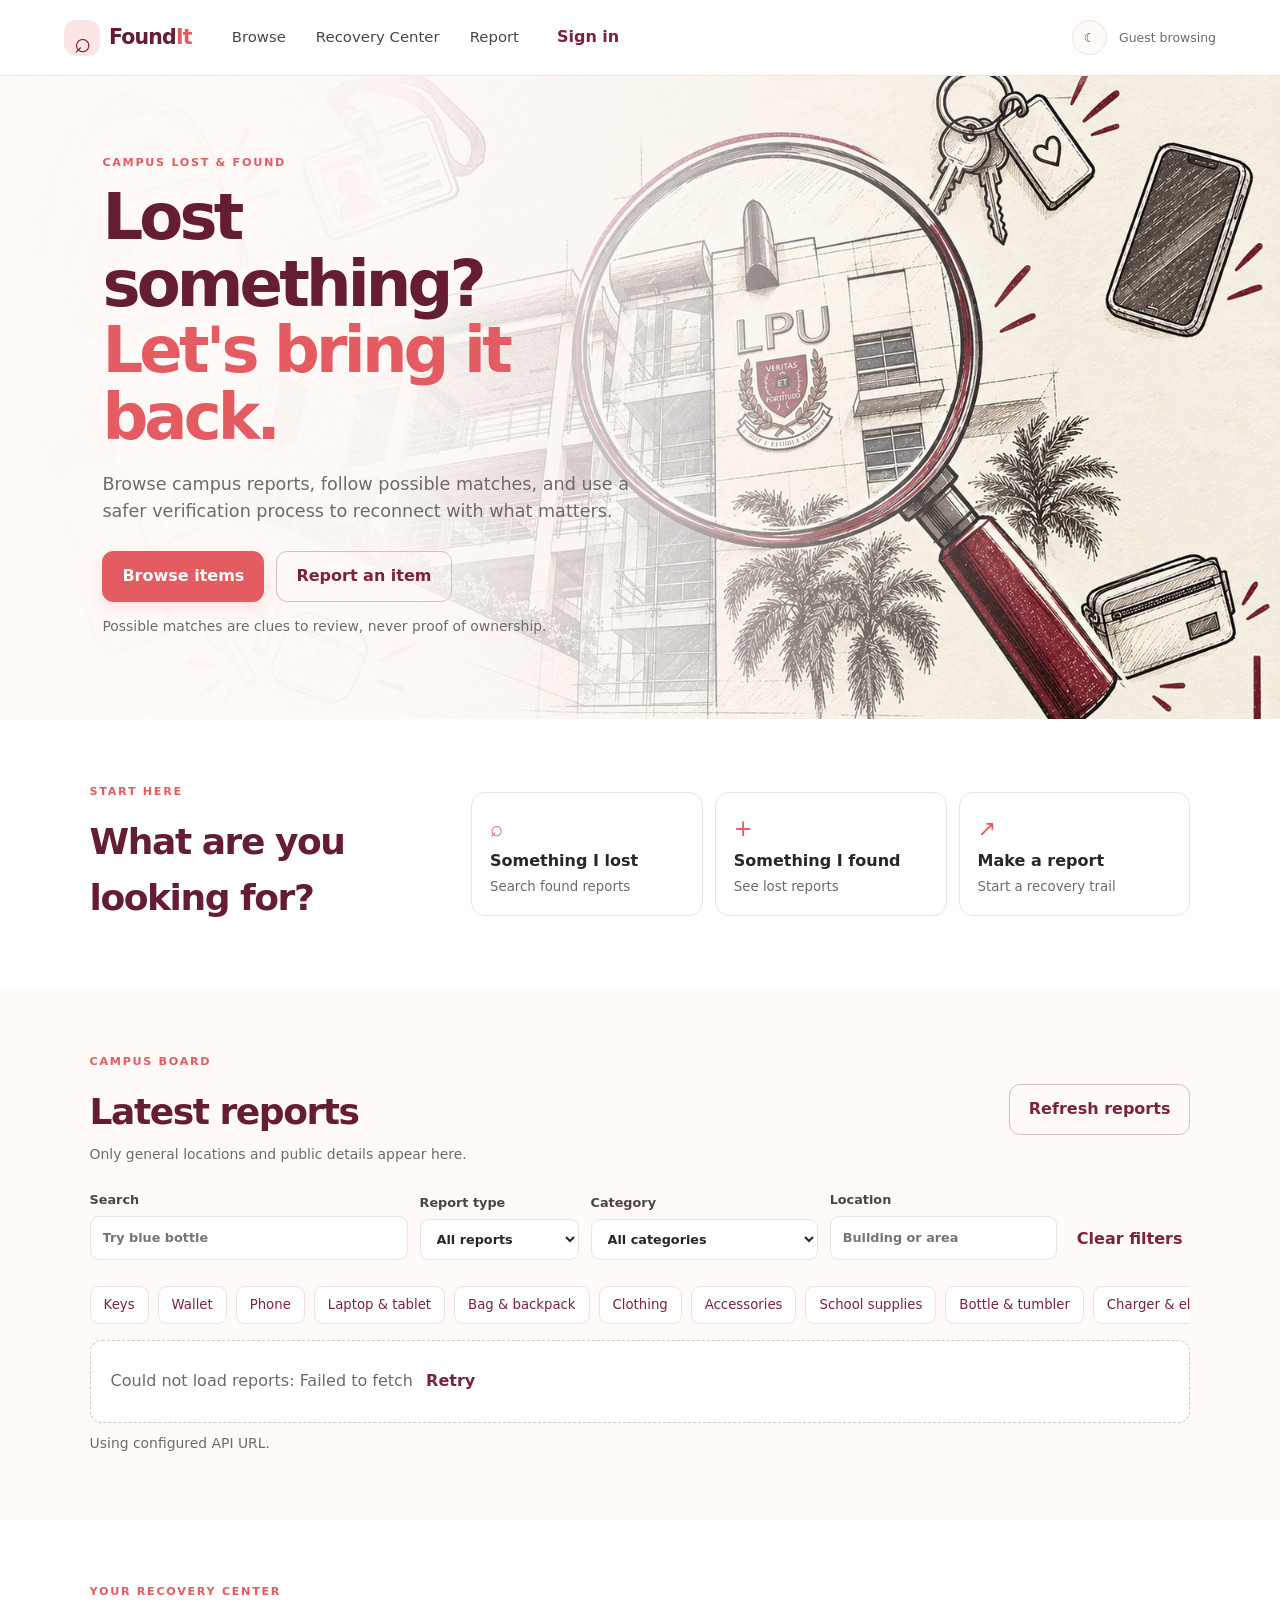
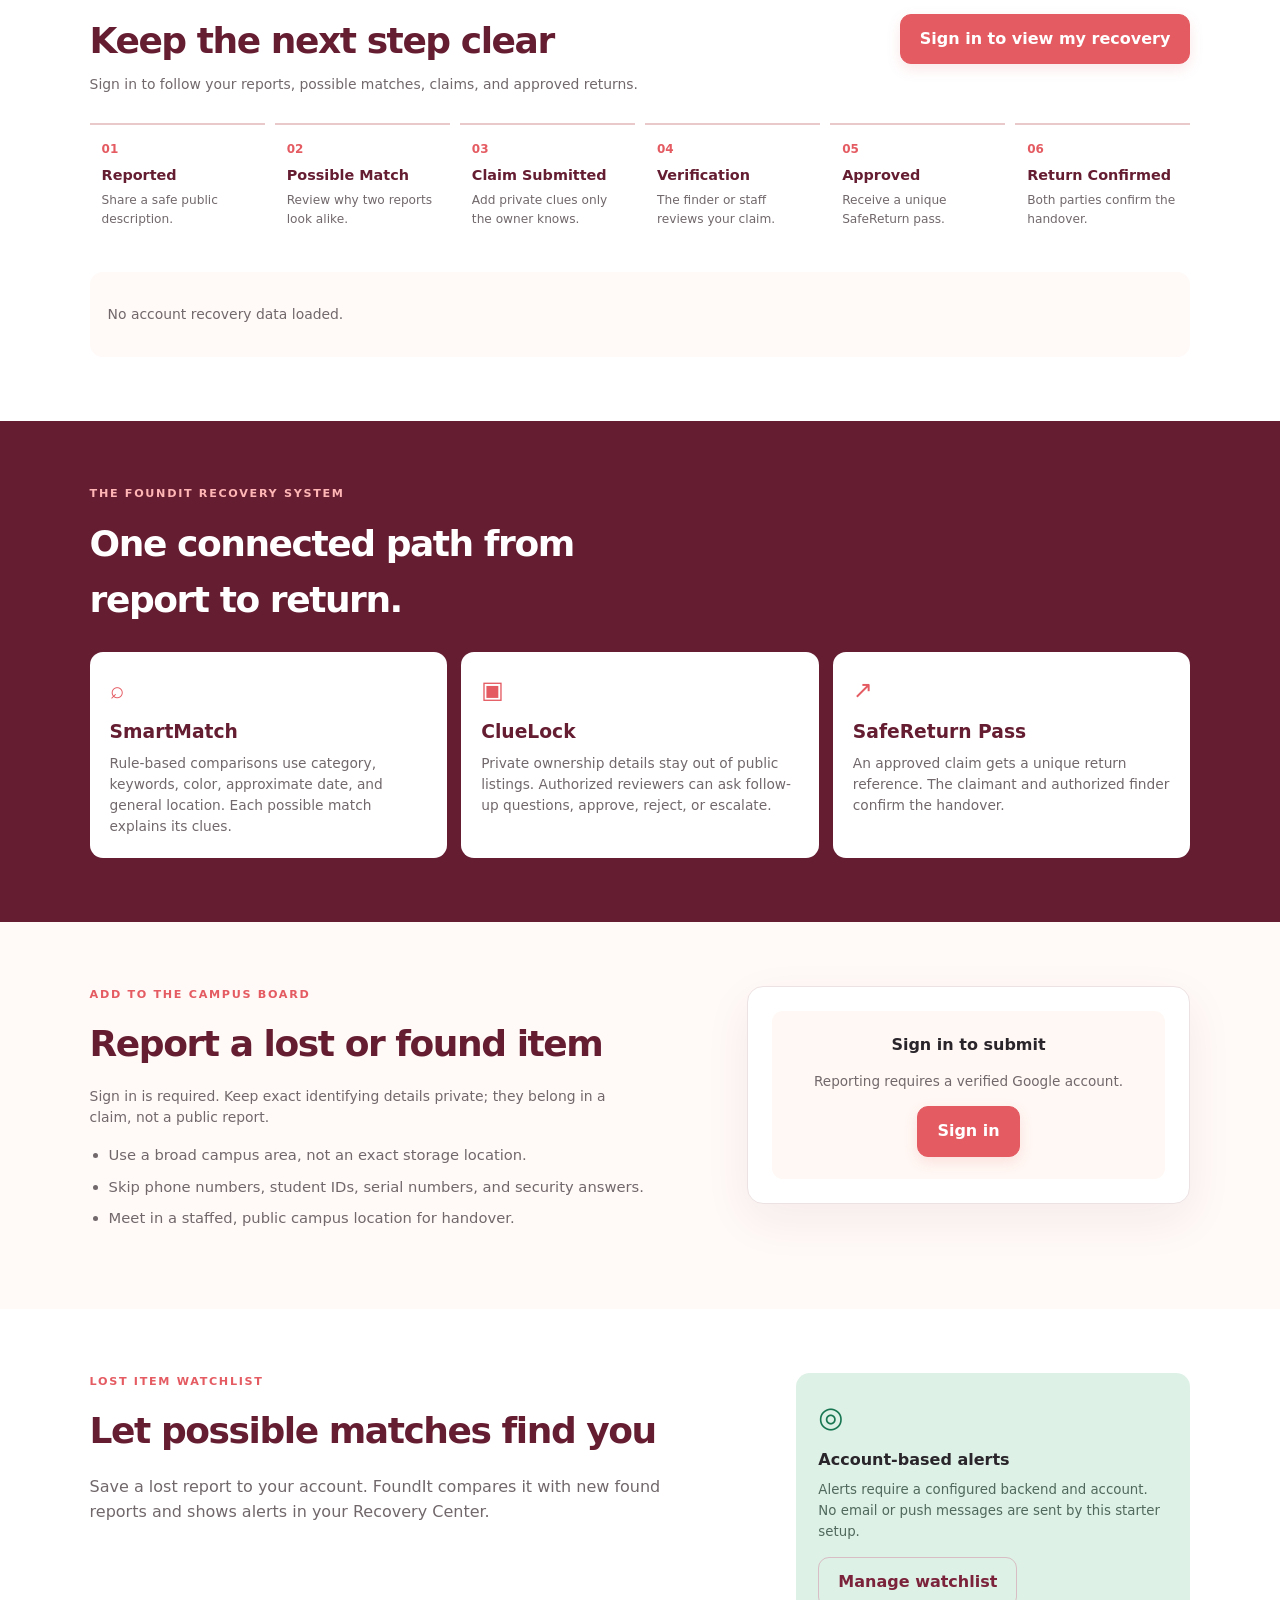
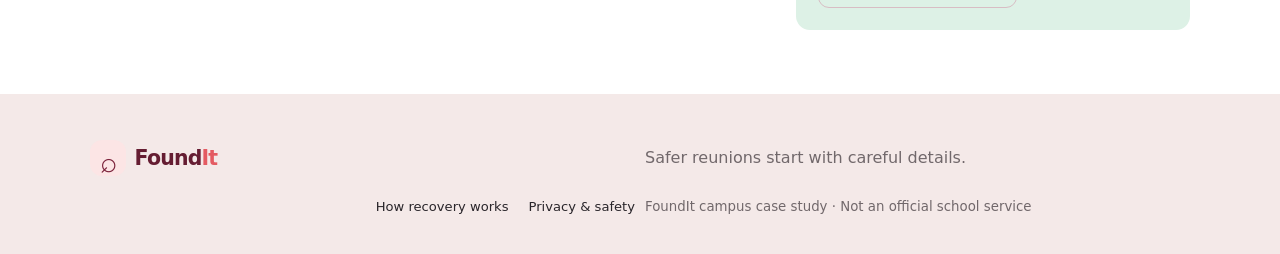
<file: index.html>
<!doctype html>
<html lang="en">
  <head>
    <meta charset="utf-8" />
    <meta name="viewport" content="width=device-width,initial-scale=1" />
    <meta
      name="description"
      content="A safer campus lost-and-found recovery workflow."
    />
    <title>FoundIt - Find your way back</title>
    <script>try { document.documentElement.dataset.theme = localStorage.getItem("foundit-theme") || "light"; } catch {}</script>
    <link rel="stylesheet" href="assets/css/style.css" />
    <script defer src="assets/js/app.js"></script>
  </head>
  <body>
    <header class="site-header">
      <a class="brand" href="#home" aria-label="FoundIt home"
        ><span class="brand-mark">&#x2315;</span
        ><span>Found<span>It</span></span></a
      ><button
        class="menu-toggle"
        aria-expanded="false"
        aria-controls="main-nav"
      >
        Menu
      </button>
      <nav id="main-nav">
        <a href="#browse">Browse</a><a href="#recovery">Recovery Center</a
        ><a href="#report">Report</a
        ><button class="text-button" id="signin-open">Sign in</button>
      </nav>
      <div class="header-actions">
        <button
          class="theme-toggle"
          id="theme-toggle"
          type="button"
          aria-pressed="false"
          aria-label="Switch to dark mode"
        >
          <span aria-hidden="true">🌙</span>
        </button>
        <span id="session-label">Guest browsing</span
        ><button class="button button-small" id="signout" hidden>
          Sign out
        </button>
      </div>
    </header>
    <main id="home">
      <section class="hero">
        <div class="hero-copy">
          <p class="eyebrow">CAMPUS LOST &amp; FOUND</p>
          <h1>Lost something?<br /><em>Let&#39;s bring it back.</em></h1>
          <p class="lead">
            Browse campus reports, follow possible matches, and use a safer
            verification process to reconnect with what matters.
          </p>
          <div class="hero-actions">
            <a class="button" href="#browse">Browse items</a
            ><a class="button button-outline" href="#report">Report an item</a>
          </div>
          <p class="fine-print">
            Possible matches are clues to review, never proof of ownership.
          </p>
        </div>
        <div
          class="hero-art"
          role="img"
          aria-label="Campus photo banner. Replace assets/images/campus-header.png with your campus photo."
        ></div>
      </section>
      <section class="quick">
        <div>
          <p class="eyebrow">START HERE</p>
          <h2>What are you looking for?</h2>
        </div>
        <div class="quick-actions">
          <a href="#browse" data-filter-type="FOUND" class="quick-card"
            ><span>&#x2315;</span><b>Something I lost</b
            ><small>Search found reports</small></a
          ><a href="#browse" data-filter-type="LOST" class="quick-card"
            ><span>+</span><b>Something I found</b
            ><small>See lost reports</small></a
          ><a href="#report" class="quick-card"
            ><span>&#x2197;</span><b>Make a report</b
            ><small>Start a recovery trail</small></a
          >
        </div>
      </section>
      <section id="browse" class="section">
        <div class="section-heading">
          <div>
            <p class="eyebrow">CAMPUS BOARD</p>
            <h2>Latest reports</h2>
            <p class="muted">
              Only general locations and public details appear here.
            </p>
          </div>
          <button class="button button-outline" id="refresh">
            Refresh reports
          </button>
        </div>
        <div class="filters">
          <label
            >Search<input
              id="search"
              type="search"
              placeholder="Try blue bottle" /></label
          ><label
            >Report type<select id="type-filter">
              <option value="">All reports</option>
              <option>LOST</option>
              <option>FOUND</option>
            </select></label
          ><label
            >Category<select id="category-filter">
              <option value="">All categories</option>
            </select></label
          ><label
            >Location<input
              id="location-filter"
              placeholder="Building or area" /></label
          ><button class="text-button" id="clear-filters">Clear filters</button>
        </div>
        <div
          class="category-row"
          id="category-shortcuts"
          aria-label="Filter by category"
        ></div>
        <div id="items-grid" class="items-grid">
          <div class="notice">Connect the backend to load campus reports.</div>
        </div>
        <div id="browse-message" class="muted status-line" role="status"></div>
      </section>
      <section class="recovery section" id="recovery">
        <div class="section-heading">
          <div>
            <p class="eyebrow">YOUR RECOVERY CENTER</p>
            <h2>Keep the next step clear</h2>
            <p class="muted">
              Sign in to follow your reports, possible matches, claims, and
              approved returns.
            </p>
          </div>
          <button class="button" id="recovery-signin">
            Sign in to view my recovery
          </button>
        </div>
        <div class="steps">
          <div>
            <span>01</span><b>Reported</b
            ><small>Share a safe public description.</small>
          </div>
          <div>
            <span>02</span><b>Possible Match</b
            ><small>Review why two reports look alike.</small>
          </div>
          <div>
            <span>03</span><b>Claim Submitted</b
            ><small>Add private clues only the owner knows.</small>
          </div>
          <div>
            <span>04</span><b>Verification</b
            ><small>The finder or staff reviews your claim.</small>
          </div>
          <div>
            <span>05</span><b>Approved</b
            ><small>Receive a unique SafeReturn pass.</small>
          </div>
          <div>
            <span>06</span><b>Return Confirmed</b
            ><small>Both parties confirm the handover.</small>
          </div>
        </div>
        <div id="my-recovery" class="recovery-list">
          <p class="muted">No account recovery data loaded.</p>
        </div>
      </section>
      <section class="feature-band">
        <div>
          <p class="eyebrow">THE FOUNDIT RECOVERY SYSTEM</p>
          <h2>One connected path from report to return.</h2>
        </div>
        <div class="feature-cards">
          <article>
            <span class="feature-icon">&#x2315;</span>
            <h3>SmartMatch</h3>
            <p>
              Rule-based comparisons use category, keywords, color, approximate
              date, and general location. Each possible match explains its
              clues.
            </p>
          </article>
          <article>
            <span class="feature-icon">&#x25A3;</span>
            <h3>ClueLock</h3>
            <p>
              Private ownership details stay out of public listings. Authorized
              reviewers can ask follow-up questions, approve, reject, or
              escalate.
            </p>
          </article>
          <article>
            <span class="feature-icon">&#x2197;</span>
            <h3>SafeReturn Pass</h3>
            <p>
              An approved claim gets a unique return reference. The claimant and
              authorized finder confirm the handover.
            </p>
          </article>
        </div>
      </section>
      <section class="section split" id="report">
        <div>
          <p class="eyebrow">ADD TO THE CAMPUS BOARD</p>
          <h2>Report a lost or found item</h2>
          <p class="muted">
            Sign in is required. Keep exact identifying details private; they
            belong in a claim, not a public report.
          </p>
          <ul class="plain-list">
            <li>Use a broad campus area, not an exact storage location.</li>
            <li>
              Skip phone numbers, student IDs, serial numbers, and security
              answers.
            </li>
            <li>Meet in a staffed, public campus location for handover.</li>
          </ul>
        </div>
        <form class="form-card" id="report-form">
          <div class="locked-form" id="report-lock">
            <b>Sign in to submit</b>
            <p>Reporting requires a verified Google account.</p>
            <button class="button" type="button" data-open-auth>Sign in</button>
          </div>
          <div class="form-fields" hidden>
            <label
              >Report type<select name="type" required>
                <option value="LOST">I lost an item</option>
                <option value="FOUND">I found an item</option>
              </select></label
            ><label
              >Item title<input
                name="title"
                maxlength="90"
                required
                placeholder="e.g. Navy canvas backpack" /></label
            ><label>Category<select name="category" required></select></label
            ><label
              >Item photo (optional)<input
                id="item-image"
                name="itemImage"
                type="file"
                accept="image/png,image/jpeg,image/webp"
              /><small class="muted">A small photo helps people compare the item. FoundIt can compare its approximate main color, but it does not identify objects automatically.</small></label
            ><div id="image-preview" class="image-preview" hidden></div
            ><label
              >Public description<textarea
                name="description"
                maxlength="600"
                rows="3"
                required
                placeholder="Describe visible features without private proof"
              ></textarea>
            </label>
            <div class="form-row">
              <label
                >Color<input
                  name="color"
                  maxlength="40"
                  placeholder="e.g. navy" /></label
              ><label
                >Approximate date<input name="approxDate" type="date"
              /></label>
            </div>
            <label
              >General campus area<input
                name="location"
                maxlength="100"
                required
                placeholder="e.g. Library, east entrance" /></label
            ><button class="button" type="submit">Submit report</button>
            <p class="form-status" role="status"></p>
          </div>
        </form>
      </section>
      <section class="watchlist section">
        <div>
          <p class="eyebrow">LOST ITEM WATCHLIST</p>
          <h2>Let possible matches find you</h2>
          <p>
            Save a lost report to your account. FoundIt compares it with new
            found reports and shows alerts in your Recovery Center.
          </p>
        </div>
        <div class="watch-note">
          <span>&#x25CE;</span><b>Account-based alerts</b
          ><small
            >Alerts require a configured backend and account. No email or push
            messages are sent by this starter setup.</small
          ><button class="button button-outline" id="watchlist-open">
            Manage watchlist
          </button>
        </div>
      </section>
    </main>
    <footer>
      <a class="brand" href="#home"
        ><span class="brand-mark">&#x2315;</span
        ><span>Found<span>It</span></span></a
      >
      <p>Safer reunions start with careful details.</p>
      <div>
        <a href="#recovery">How recovery works</a
        ><a href="privacy.html">Privacy &amp; safety</a>
      </div>
      <small>FoundIt campus case study · Not an official school service</small>
    </footer>
    <dialog id="auth-dialog">
      <form method="dialog" class="dialog-head">
        <div>
          <p class="eyebrow">ACCOUNT ACCESS</p>
          <h2>Sign in to FoundIt</h2>
        </div>
        <button class="close-button" aria-label="Close">x</button>
      </form>
      <div class="auth-body">
        <p>Sign in with Google to access your reports and recovery updates.</p>
        <div id="google-button"></div>
        <div id="auth-status" role="status"></div>
        <details class="setup-details">
          <summary>Presenter setup</summary>
          <p class="fine-print">
            These settings are already saved on this device. Keep this section
            closed during your presentation.
          </p>
          <label class="config-label"
            >Apps Script web app URL<input
              id="api-url"
              placeholder="https://script.google.com/macros/s/.../exec" /></label
          ><label class="config-label"
            >Google OAuth client ID<input
              id="client-id"
              placeholder="Your Google OAuth client ID" /></label
          ><button class="text-button" id="save-client" type="button">
            Save configuration
          </button>
          <p class="fine-print">
            The client ID is public configuration. Never paste a client secret
            here.
          </p>
        </details>
      </div>
    </dialog>
    <dialog id="item-dialog">
      <div class="dialog-head">
        <div>
          <p class="eyebrow">REPORT DETAILS</p>
          <h2 id="detail-title">Item</h2>
        </div>
        <button class="close-button" data-close aria-label="Close">x</button>
      </div>
      <div id="detail-body"></div>
    </dialog>
    <dialog id="claim-dialog">
      <div class="dialog-head">
        <div>
          <p class="eyebrow">CLUELOCK VERIFICATION</p>
          <h2>Claim this item</h2>
        </div>
        <button class="close-button" data-close aria-label="Close">x</button>
      </div>
      <form id="claim-form" class="form-fields">
        <input type="hidden" name="itemId" />
        <p class="muted">
          Share details that are not visible in the public report. Only the
          report owner or authorized staff can review them.
        </p>
        <label
          >Private identifying clues<textarea
            name="privateClues"
            required
            maxlength="1200"
            rows="4"
            placeholder="Describe a detail only the owner would know. Do not include passwords or account access details."
          ></textarea></label
        ><label
          >Anything else for the reviewer?<textarea
            name="message"
            maxlength="500"
            rows="2"
          ></textarea></label
        ><button class="button" type="submit">Submit private claim</button>
        <p class="form-status" role="status"></p>
      </form>
    </dialog>
    <dialog id="watch-dialog">
      <div class="dialog-head">
        <div>
          <p class="eyebrow">LOST ITEM WATCHLIST</p>
          <h2>Save a report to watch</h2>
        </div>
        <button class="close-button" data-close aria-label="Close">x</button>
      </div>
      <div id="watch-body" class="form-fields">
        <p>
          Sign in and open one of your lost reports to add it to your watchlist.
          New similar FOUND reports will appear in your Recovery Center.
        </p>
        <button class="button" data-open-auth>Sign in</button>
      </div>
    </dialog>
    <div id="toast" class="toast" role="status" aria-live="polite"></div>
  </body>
</html>
</file>
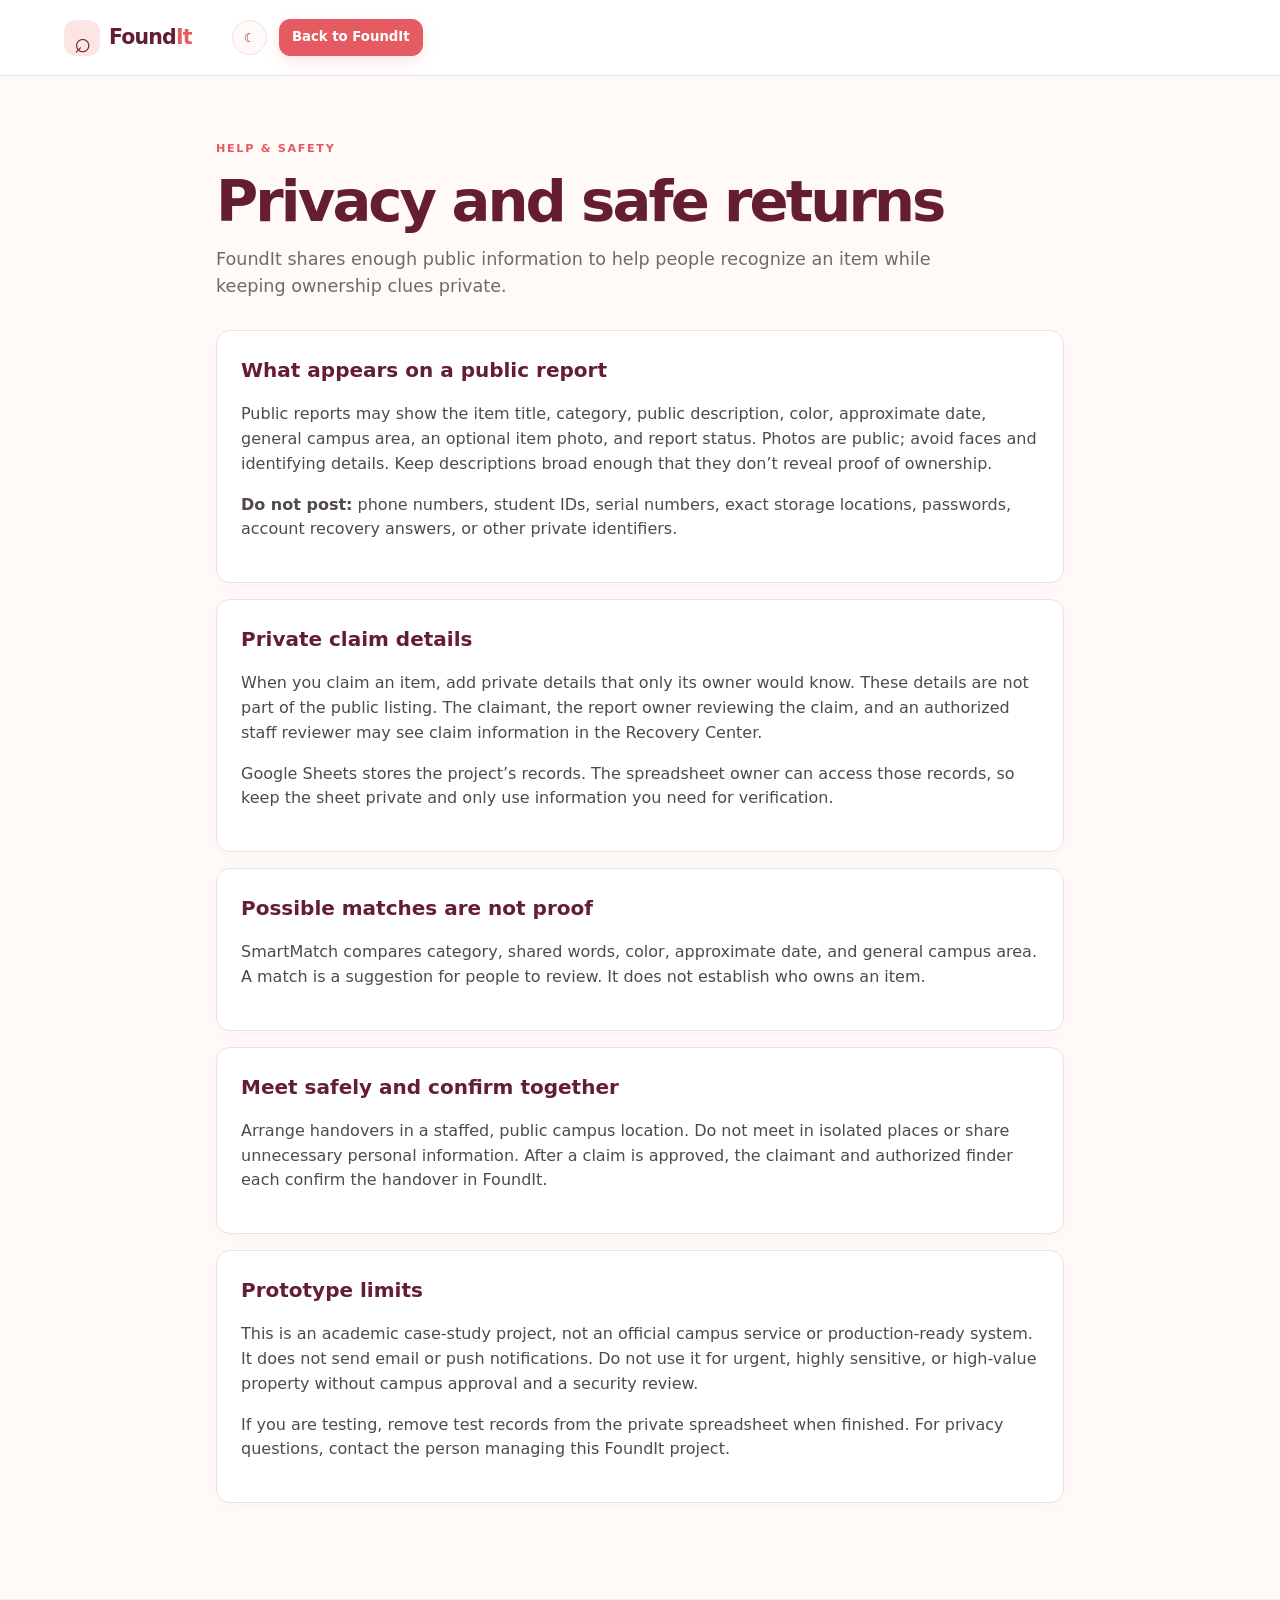
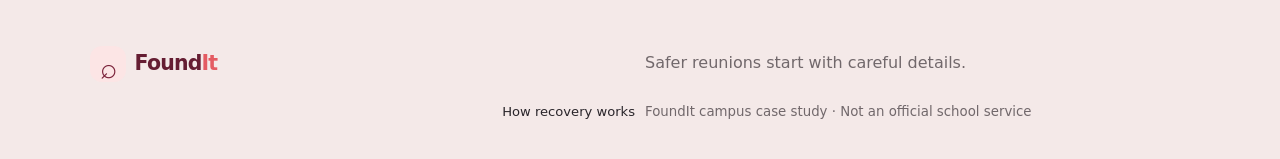
<file: privacy.html>
<!doctype html>
<html lang="en">
  <head>
    <meta charset="utf-8" />
    <meta name="viewport" content="width=device-width,initial-scale=1" />
    <meta
      name="description"
      content="FoundIt privacy and safe-return guidance"
    />
    <title>Privacy & Safety · FoundIt</title>
    <script>try { document.documentElement.dataset.theme = localStorage.getItem("foundit-theme") || "light"; } catch {}</script>
    <link rel="stylesheet" href="assets/css/style.css" />
  </head>
  <body>
    <header class="site-header">
      <a class="brand" href="index.html"
        ><span class="brand-mark">&#x2315;</span
        ><span>Found<span>It</span></span></a
      >
      <div class="header-actions">
        <button
          class="theme-toggle"
          id="theme-toggle"
          type="button"
          aria-pressed="false"
        >
          Dark mode</button
        ><a class="button button-small" href="index.html">Back to FoundIt</a>
      </div>
    </header>
    <main class="doc-main">
      <p class="eyebrow">HELP &amp; SAFETY</p>
      <h1>Privacy and safe returns</h1>
      <p class="doc-lead">
        FoundIt shares enough public information to help people recognize an
        item while keeping ownership clues private.
      </p>
      <section class="doc-card">
        <h2>What appears on a public report</h2>
        <p>
          Public reports may show the item title, category, public description,
          color, approximate date, general campus area, an optional item photo, and report status. Photos are public; avoid faces and identifying details. Keep
          descriptions broad enough that they don’t reveal proof of ownership.
        </p>
        <p>
          <strong>Do not post:</strong> phone numbers, student IDs, serial
          numbers, exact storage locations, passwords, account recovery answers,
          or other private identifiers.
        </p>
      </section>
      <section class="doc-card">
        <h2>Private claim details</h2>
        <p>
          When you claim an item, add private details that only its owner would
          know. These details are not part of the public listing. The claimant,
          the report owner reviewing the claim, and an authorized staff reviewer
          may see claim information in the Recovery Center.
        </p>
        <p>
          Google Sheets stores the project’s records. The spreadsheet owner can
          access those records, so keep the sheet private and only use
          information you need for verification.
        </p>
      </section>
      <section class="doc-card">
        <h2>Possible matches are not proof</h2>
        <p>
          SmartMatch compares category, shared words, color, approximate date,
          and general campus area. A match is a suggestion for people to review.
          It does not establish who owns an item.
        </p>
      </section>
      <section class="doc-card">
        <h2>Meet safely and confirm together</h2>
        <p>
          Arrange handovers in a staffed, public campus location. Do not meet in
          isolated places or share unnecessary personal information. After a
          claim is approved, the claimant and authorized finder each confirm the
          handover in FoundIt.
        </p>
      </section>
      <section class="doc-card">
        <h2>Prototype limits</h2>
        <p>
          This is an academic case-study project, not an official campus service
          or production-ready system. It does not send email or push
          notifications. Do not use it for urgent, highly sensitive, or
          high-value property without campus approval and a security review.
        </p>
        <p>
          If you are testing, remove test records from the private spreadsheet
          when finished. For privacy questions, contact the person managing this
          FoundIt project.
        </p>
      </section>
    </main>
    <footer>
      <a class="brand" href="index.html"
        ><span class="brand-mark">&#x2315;</span
        ><span>Found<span>It</span></span></a
      >
      <p>Safer reunions start with careful details.</p>
      <div><a href="index.html#recovery">How recovery works</a></div>
      <small>FoundIt campus case study · Not an official school service</small>
    </footer>
    <script>
      const themeButton = document.querySelector("#theme-toggle");
      function setTheme(theme) {
        document.documentElement.dataset.theme = theme;
        const dark = theme === "dark";
        themeButton.innerHTML = dark ? "&#9728;" : "&#9790;";
        themeButton.setAttribute("aria-pressed", String(dark));
        themeButton.setAttribute("aria-label", dark ? "Switch to light mode" : "Switch to dark mode");
      }
      setTheme(localStorage.getItem("foundit-theme") || "light");
      themeButton.addEventListener("click", () => {
        const next =
          document.documentElement.dataset.theme === "dark" ? "light" : "dark";
        localStorage.setItem("foundit-theme", next);
        setTheme(next);
      });
    </script>
  </body>
</html>
</file>
<file: assets/css/style.css>
:root {
  --maroon: #651d32;
  --brand: #7b233b;
  --coral: #e45b62;
  --soft: #fce5e5;
  --paper: #fff9f7;
  --ink: #29252a;
  --muted: #71686b;
  --border: #ede2e3;
  --green: #187653;
  --sage: #ddf1e6;
  --gold: #fff0c9;
  --white: #fff;
  --shadow: 0 16px 48px #651d3210;
}
* {
  box-sizing: border-box;
}
html {
  scroll-behavior: smooth;
}
body {
  margin: 0;
  background: var(--paper);
  color: var(--ink);
  font:
    16px/1.55 Inter,
    ui-sans-serif,
    system-ui,
    -apple-system,
    "Segoe UI",
    sans-serif;
}
a {
  color: inherit;
}
button,
input,
select,
textarea {
  font: inherit;
}
button,
a {
  touch-action: manipulation;
}
button {
  cursor: pointer;
}
a:focus-visible,
button:focus-visible,
input:focus-visible,
select:focus-visible,
textarea:focus-visible {
  outline: 3px solid #e45b6288;
  outline-offset: 3px;
}
.site-header {
  height: 76px;
  padding: 0 max(5vw, 24px);
  display: flex;
  align-items: center;
  gap: 40px;
  background: #fff;
  position: sticky;
  top: 0;
  z-index: 5;
  border-bottom: 1px solid var(--border);
}
.brand {
  text-decoration: none;
  display: flex;
  align-items: center;
  gap: 9px;
  color: var(--maroon);
  font-weight: 850;
  font-size: 1.28rem;
  letter-spacing: -0.04em;
}
.brand span span {
  color: var(--coral);
}
.brand-mark {
  display: grid;
  place-items: center;
  background: var(--soft);
  color: var(--brand);
  border-radius: 12px;
  width: 36px;
  height: 36px;
  font-size: 1.8rem;
  font-weight: 500;
}
nav {
  display: flex;
  gap: 30px;
  align-items: center;
  margin-right: auto;
}
nav a {
  text-decoration: none;
  font-size: 0.93rem;
  color: #4d4447;
}
nav a:hover,
footer a:hover {
  color: var(--coral);
}
.header-actions {
  display: flex;
  align-items: center;
  gap: 12px;
  font-size: 0.78rem;
  color: var(--muted);
}
.menu-toggle {
  display: none;
}
.button {
  display: inline-flex;
  align-items: center;
  justify-content: center;
  background: var(--coral);
  color: white;
  border: 1px solid var(--coral);
  border-radius: 11px;
  padding: 12px 19px;
  text-decoration: none;
  font-weight: 750;
  box-shadow: 0 5px 14px #e45b6225;
  transition:
    transform 0.15s,
    background 0.15s;
}
.button:hover {
  background: #cb454e;
  transform: translateY(-1px);
}
.button-small {
  padding: 7px 12px;
  font-size: 0.83rem;
}
.button-outline {
  background: transparent;
  color: var(--brand);
  border-color: #d8bdc4;
  box-shadow: none;
}
.button-outline:hover {
  background: #fff;
  color: var(--maroon);
}
.text-button {
  border: 0;
  background: none;
  color: var(--brand);
  font-weight: 700;
  padding: 8px;
}
.hero {
  position: relative;
  isolation: isolate;
  overflow: hidden;
  padding: 78px max(8vw, 28px) 68px;
  display: grid;
  grid-template-columns: 1.05fr 0.95fr;
  align-items: center;
  gap: 5vw;
  background: linear-gradient(112deg, #fff9f7 40%, #fce9e8);
}
.hero::before {
  content: "";
  position: absolute;
  inset: 0;
  z-index: -1;
  pointer-events: none;
  background-image:
    linear-gradient(
      90deg,
      rgba(255, 249, 247, 1) 0%,
      rgba(255, 249, 247, 0.97) 31%,
      rgba(255, 249, 247, 0.68) 53%,
      rgba(255, 249, 247, 0) 82%
    ),
    url("../images/campus-header.png");
  background-size: cover, cover;
  background-position:
    center,
    right center;
  background-repeat: no-repeat;
}
.eyebrow {
  font-size: 0.7rem;
  font-weight: 850;
  letter-spacing: 0.15em;
  color: var(--coral);
  margin: 0 0 13px;
}
.hero h1 {
  font-size: clamp(2.65rem, 5vw, 4.65rem);
  letter-spacing: -0.06em;
  line-height: 1.04;
  color: var(--maroon);
  margin: 0 0 20px;
}
.hero h1 em {
  font-style: normal;
  color: var(--coral);
}
.lead {
  font-size: 1.1rem;
  color: var(--muted);
  max-width: 570px;
}
.hero-actions {
  display: flex;
  gap: 12px;
  margin: 26px 0 14px;
}
.fine-print,
.muted {
  color: var(--muted);
  font-size: 0.87rem;
}
.hero-art {
  height: 350px;
  position: relative;
  display: grid;
  place-items: center;
}
.sun {
  position: absolute;
  width: 275px;
  height: 275px;
  border-radius: 50%;
  background: #f4c7c2;
  right: 13%;
  top: 2%;
}
.art-card {
  position: relative;
  width: min(330px, 90%);
  padding: 24px;
  background: white;
  border-radius: 22px;
  box-shadow: 0 25px 70px #651d3222;
  transform: rotate(-4deg);
  display: flex;
  flex-direction: column;
  gap: 10px;
}
.art-icon {
  height: 175px;
  display: grid;
  place-items: center;
  font-size: 6rem;
  background: var(--sage);
  border-radius: 15px;
}
.art-card b {
  color: var(--maroon);
  font-size: 1.1rem;
}
.art-card small {
  color: var(--muted);
}
.tag {
  font-size: 0.65rem;
  font-weight: 850;
  letter-spacing: 0.08em;
  padding: 5px 9px;
  border-radius: 5px;
  width: max-content;
}
.found-tag {
  background: var(--sage);
  color: var(--green);
}
.spark {
  position: absolute;
  color: var(--coral);
  font-size: 2rem;
}
.spark-one {
  top: 12%;
  left: 15%;
}
.spark-two {
  right: 3%;
  bottom: 23%;
  font-size: 1.3rem;
}
.quick,
.section,
.feature-band,
.watchlist {
  padding: 64px max(7vw, 26px);
}
.quick {
  background: white;
}
.quick h2,
.section h2,
.feature-band h2,
.watchlist h2 {
  font-size: clamp(1.65rem, 3vw, 2.25rem);
  color: var(--maroon);
  letter-spacing: -0.04em;
  margin: 0;
}
.quick {
  display: grid;
  grid-template-columns: 0.65fr 1.35fr;
  gap: 35px;
  align-items: center;
}
.quick-actions {
  display: grid;
  grid-template-columns: repeat(3, 1fr);
  gap: 12px;
}
.quick-card {
  text-decoration: none;
  padding: 18px;
  border: 1px solid var(--border);
  border-radius: 14px;
  display: grid;
  gap: 3px;
  transition: 0.15s;
}
.quick-card:hover {
  border-color: #e8b2b5;
  transform: translateY(-2px);
  box-shadow: var(--shadow);
}
.quick-card > span {
  font-size: 1.4rem;
  color: var(--coral);
}
.quick-card small {
  color: var(--muted);
}
.section-heading {
  display: flex;
  justify-content: space-between;
  align-items: center;
  gap: 24px;
  margin-bottom: 24px;
}
.section-heading .muted {
  margin: 5px 0 0;
}
.filters {
  display: grid;
  grid-template-columns: 1.4fr 0.7fr 1fr 1fr auto;
  gap: 12px;
  align-items: end;
  margin: 20px 0;
}
.filters label,
.form-fields label,
.config-label {
  display: grid;
  gap: 6px;
  font-size: 0.8rem;
  font-weight: 700;
  color: #4d4447;
}
.filters input,
.filters select,
.form-fields input,
.form-fields select,
.form-fields textarea,
.config-label input {
  width: 100%;
  padding: 11px 12px;
  border: 1px solid var(--border);
  border-radius: 9px;
  background: white;
  color: var(--ink);
}
.category-row {
  display: flex;
  gap: 9px;
  overflow: auto;
  padding: 6px 0 16px;
}
.category-chip {
  white-space: nowrap;
  background: #fff;
  border: 1px solid var(--border);
  padding: 8px 13px;
  border-radius: 9px;
  color: var(--brand);
  font-size: 0.83rem;
}
.category-chip.active,
.category-chip:hover {
  background: var(--soft);
  border-color: #edc1c3;
}
.items-grid {
  display: grid;
  grid-template-columns: repeat(3, 1fr);
  gap: 17px;
}
.item-card {
  border: 1px solid var(--border);
  border-radius: 15px;
  overflow: hidden;
  background: white;
  box-shadow: 0 4px 16px #651d3207;
  cursor: pointer;
  transition: 0.15s;
}
.item-card:hover {
  transform: translateY(-3px);
  box-shadow: var(--shadow);
}
.item-art {
  height: 155px;
  background: linear-gradient(135deg, #f7e7e5, #f4f0ee);
  display: grid;
  place-items: center;
  font-size: 3.4rem;
  position: relative;
}
.item-art.lost {
  background: #fff0ef;
}
.item-art.found {
  background: #e8f5ed;
}
.item-art .tag {
  position: absolute;
  left: 12px;
  top: 12px;
}
.lost-tag {
  background: var(--coral);
  color: white;
}
.item-copy {
  padding: 14px 16px 17px;
}
.item-copy h3 {
  font-size: 1rem;
  margin: 0 0 3px;
  color: var(--maroon);
}
.item-copy p {
  color: var(--muted);
  font-size: 0.82rem;
  margin: 0;
}
.item-meta {
  display: flex;
  justify-content: space-between;
  gap: 8px;
  margin-top: 12px;
  padding-top: 10px;
  border-top: 1px solid #f3ebeb;
  color: #786d70;
  font-size: 0.72rem;
}
.item-meta span:first-child {
  overflow: hidden;
  text-overflow: ellipsis;
  white-space: nowrap;
}
.notice {
  padding: 20px;
  border: 1px dashed #d7c5c8;
  background: white;
  border-radius: 12px;
  color: var(--muted);
  grid-column: 1/-1;
}
.status-line {
  min-height: 20px;
  margin-top: 10px;
}
.recovery {
  background: #fff;
}
.steps {
  display: grid;
  grid-template-columns: repeat(6, 1fr);
  margin: 28px 0;
  gap: 10px;
}
.steps > div {
  padding: 15px 12px;
  border-top: 2px solid #eac9cb;
  display: grid;
  gap: 5px;
}
.steps span {
  color: var(--coral);
  font-size: 0.75rem;
  font-weight: 850;
}
.steps b {
  color: var(--maroon);
  font-size: 0.9rem;
}
.steps small {
  color: var(--muted);
  font-size: 0.76rem;
}
.recovery-list {
  border-radius: 13px;
  background: var(--paper);
  padding: 18px;
}
.feature-band {
  background: var(--maroon);
  color: white;
}
.feature-band .eyebrow {
  color: #ffb6b5;
}
.feature-band h2 {
  color: white;
  max-width: 550px;
}
.feature-cards {
  display: grid;
  grid-template-columns: repeat(3, 1fr);
  gap: 14px;
  margin-top: 25px;
}
.feature-cards article {
  background: #fff;
  color: var(--ink);
  padding: 20px;
  border-radius: 13px;
}
.feature-icon {
  font-size: 1.5rem;
  color: var(--coral);
}
.feature-cards h3 {
  color: var(--maroon);
  margin: 7px 0;
}
.feature-cards p {
  font-size: 0.86rem;
  color: var(--muted);
  margin: 0;
}
.split {
  display: grid;
  grid-template-columns: 1fr 0.8fr;
  gap: 8vw;
  align-items: start;
}
.plain-list {
  padding-left: 19px;
  color: var(--muted);
  font-size: 0.92rem;
}
.plain-list li {
  margin: 9px 0;
}
.form-card {
  position: relative;
  background: white;
  border: 1px solid var(--border);
  padding: 24px;
  border-radius: 16px;
  box-shadow: var(--shadow);
}
.form-fields {
  display: grid;
  gap: 14px;
}
.form-fields[hidden] {
  display: none;
}
.form-row {
  display: grid;
  grid-template-columns: 1fr 1fr;
  gap: 12px;
}
.locked-form {
  padding: 22px;
  background: #fff8f4;
  border-radius: 11px;
  text-align: center;
}
.locked-form p {
  font-size: 0.85rem;
  color: var(--muted);
}
.form-status {
  font-size: 0.84rem;
  color: var(--green);
  margin: 0;
}
.watchlist {
  display: grid;
  grid-template-columns: 1fr 0.6fr;
  gap: 50px;
  background: #fff;
}
.watchlist > div:first-child p:not(.eyebrow) {
  color: var(--muted);
  max-width: 600px;
}
.watch-note {
  background: var(--sage);
  padding: 22px;
  border-radius: 14px;
  display: grid;
  gap: 8px;
}
.watch-note > span {
  font-size: 1.8rem;
  color: var(--green);
}
.watch-note small {
  color: #50685d;
}
.watch-note .button {
  justify-self: start;
  margin-top: 7px;
}
footer {
  padding: 36px max(7vw, 26px);
  background: #f4e9e8;
  display: grid;
  grid-template-columns: 1fr 1fr;
  gap: 10px;
  align-items: center;
}
footer p {
  color: var(--muted);
}
footer > div {
  display: flex;
  gap: 20px;
  justify-content: flex-end;
  font-size: 0.82rem;
}
footer > div a {
  text-decoration: none;
}
footer > small {
  color: var(--muted);
}
dialog {
  border: 0;
  border-radius: 17px;
  padding: 24px;
  width: min(520px, calc(100% - 28px));
  box-shadow: 0 25px 100px #291b1d40;
  color: var(--ink);
}
dialog::backdrop {
  background: #27151ccc;
  backdrop-filter: blur(2px);
}
.dialog-head {
  display: flex;
  justify-content: space-between;
  align-items: start;
  border-bottom: 1px solid var(--border);
  padding-bottom: 14px;
  margin-bottom: 17px;
}
.dialog-head h2 {
  color: var(--maroon);
  margin: 0;
}
.dialog-head .eyebrow {
  margin-bottom: 4px;
}
.close-button {
  border: 0;
  background: #f8eeee;
  border-radius: 50%;
  height: 34px;
  width: 34px;
  font-size: 1.4rem;
  color: var(--brand);
}
.auth-body {
  display: grid;
  gap: 13px;
}
.auth-body p {
  margin: 0;
  color: var(--muted);
  font-size: 0.9rem;
}
.config-label {
  margin-top: 10px;
}
.toast {
  position: fixed;
  bottom: 22px;
  left: 50%;
  transform: translate(-50%, 20px);
  opacity: 0;
  pointer-events: none;
  padding: 12px 18px;
  background: var(--maroon);
  color: white;
  border-radius: 10px;
  z-index: 10;
  transition: 0.2s;
}
.toast.show {
  opacity: 1;
  transform: translate(-50%, 0);
}
.claim-button {
  margin-top: 12px;
}
.match-reasons {
  background: #fff5d9;
  border-radius: 9px;
  padding: 12px;
  font-size: 0.85rem;
  margin-top: 12px;
}
.recovery-row {
  padding: 13px;
  border-bottom: 1px solid var(--border);
  display: flex;
  justify-content: space-between;
  gap: 20px;
}
.recovery-row:last-child {
  border: 0;
}
.recovery-row b {
  color: var(--maroon);
}
.recovery-row small {
  display: block;
  color: var(--muted);
}
@media (max-width: 850px) {
  .site-header {
    gap: 18px;
    padding: 0 20px;
  }
  .site-header nav {
    gap: 15px;
  }
  .header-actions #session-label {
    display: none;
  }
  .quick {
    grid-template-columns: 1fr;
  }
  .filters {
    grid-template-columns: repeat(2, 1fr);
  }
  .steps {
    grid-template-columns: repeat(3, 1fr);
  }
  .hero {
    padding: 55px 7vw;
  }
  .items-grid {
    grid-template-columns: repeat(2, 1fr);
  }
}
@media (max-width: 600px) {
  .site-header {
    height: 65px;
  }
  .menu-toggle {
    display: block;
    margin-left: auto;
    border: 1px solid var(--border);
    border-radius: 8px;
    padding: 7px 10px;
    background: white;
    color: var(--brand);
  }
  .site-header nav {
    display: none;
    position: absolute;
    top: 64px;
    left: 0;
    right: 0;
    padding: 18px 22px;
    background: white;
    border-bottom: 1px solid var(--border);
    flex-direction: column;
    align-items: flex-start;
  }
  .site-header nav.open {
    display: flex;
  }
  .header-actions {
    margin-left: 0;
  }
  .hero {
    grid-template-columns: 1fr;
    padding: 47px 24px 30px;
  }
  .hero-art {
    height: 270px;
  }
  .sun {
    width: 220px;
    height: 220px;
    right: 16%;
  }
  .art-icon {
    height: 125px;
  }
  .art-card {
    width: 280px;
  }
  .hero-actions {
    flex-wrap: wrap;
  }
  .quick,
  .section,
  .feature-band,
  .watchlist {
    padding: 45px 22px;
  }
  .quick-actions {
    grid-template-columns: 1fr;
  }
  .quick-card {
    grid-template-columns: 35px 1fr;
    align-items: center;
  }
  .quick-card small {
    grid-column: 2;
  }
  .section-heading {
    align-items: flex-start;
    flex-direction: column;
  }
  .filters {
    grid-template-columns: 1fr 1fr;
  }
  .filters label:first-child {
    grid-column: 1/-1;
  }
  .filters .text-button {
    justify-self: start;
  }
  .items-grid {
    gap: 10px;
  }
  .item-art {
    height: 120px;
  }
  .item-copy {
    padding: 12px;
  }
  .item-meta {
    font-size: 0.67rem;
  }
  .steps {
    grid-template-columns: repeat(2, 1fr);
  }
  .feature-cards {
    grid-template-columns: 1fr;
  }
  .split,
  .watchlist {
    grid-template-columns: 1fr;
    gap: 25px;
  }
  .form-row {
    grid-template-columns: 1fr;
  }
  footer {
    grid-template-columns: 1fr;
  }
  footer > div {
    justify-content: flex-start;
    flex-wrap: wrap;
  }
  footer > small {
    grid-column: 1;
  }
}
@media (prefers-reduced-motion: reduce) {
  *,
  *::before,
  *::after {
    scroll-behavior: auto !important;
    transition: none !important;
  }
}

[hidden] {
  display: none !important;
}

.form-status.success {
  padding: 10px 12px;
  border-radius: 9px;
  background: var(--sage);
  color: var(--green);
  font-weight: 700;
}

.setup-details {
  margin-top: 4px;
  border-top: 1px solid var(--border);
  padding-top: 12px;
}
.setup-details summary {
  cursor: pointer;
  color: var(--muted);
  font-size: 0.8rem;
  font-weight: 700;
}
.setup-details[open] {
  display: grid;
  gap: 10px;
}
.setup-details > p {
  margin: 0;
}

.doc-main {
  max-width: 900px;
  margin: 0 auto;
  padding: 64px 26px 80px;
}
.doc-main h1 {
  font-size: clamp(2.3rem, 5vw, 3.6rem);
  line-height: 1.1;
  letter-spacing: -0.05em;
  color: var(--maroon);
  margin: 0 0 12px;
}
.doc-lead {
  color: var(--muted);
  font-size: 1.1rem;
  margin: 0 0 30px;
  max-width: 760px;
}
.doc-card {
  background: #fff;
  border: 1px solid var(--border);
  border-radius: 14px;
  padding: 24px;
  margin: 16px 0;
  box-shadow: 0 4px 16px #651d3207;
}
.doc-card h2 {
  color: var(--maroon);
  font-size: 1.25rem;
  margin: 0 0 10px;
}
.doc-card p,
.doc-card li {
  color: #51494c;
}
.doc-card code {
  background: #f6eeee;
  color: var(--brand);
  padding: 2px 5px;
  border-radius: 4px;
  font-size: 0.9em;
}
.doc-card li {
  margin: 7px 0;
}
.doc-card ul,
.doc-card ol {
  padding-left: 22px;
}
@media (max-width: 600px) {
  .doc-main {
    padding: 42px 20px 55px;
  }
  .doc-card {
    padding: 19px;
  }
}

@media (max-width: 480px) {
  .site-header {
    padding: 0 12px;
    gap: 8px;
  }
  .brand {
    gap: 6px;
    font-size: 1.1rem;
  }
  .brand-mark {
    width: 32px;
    height: 32px;
    font-size: 1.55rem;
  }
  .header-actions {
    gap: 5px;
  }
  .header-actions .button {
    font-size: 0.72rem;
    padding: 6px 8px;
  }
  .menu-toggle {
    padding: 6px 9px;
    font-size: 0.82rem;
  }
  .hero {
    padding-left: 20px;
    padding-right: 20px;
  }
  .hero h1 {
    font-size: clamp(2.1rem, 11vw, 2.8rem);
  }
  .hero-art {
    height: 210px;
  }
  .item-art {
    height: 105px;
  }
  .item-copy h3 {
    overflow-wrap: anywhere;
  }
  .category-row {
    scrollbar-width: thin;
  }
}
@media (max-width: 360px) {
  .site-header {
    padding: 0 9px;
    gap: 6px;
  }
  .brand {
    font-size: 1rem;
  }
  .header-actions .button {
    font-size: 0.68rem;
    padding: 5px 6px;
  }
  .menu-toggle {
    padding: 5px 7px;
  }
  .filters {
    grid-template-columns: 1fr;
  }
  .filters label:first-child {
    grid-column: auto;
  }
  .items-grid {
    grid-template-columns: 1fr;
  }
  .hero-actions .button {
    padding: 10px 13px;
    font-size: 0.9rem;
  }
}

/* Persistent dark theme */
:root[data-theme="dark"] {
  color-scheme: dark;
  --maroon: #f2c4d2;
  --brand: #ff9eaa;
  --coral: #f06b73;
  --soft: #3c2930;
  --paper: #171518;
  --ink: #f2edf0;
  --muted: #c1b4ba;
  --border: #493940;
  --green: #83d2ad;
  --sage: #263a31;
  --gold: #443824;
  --white: #211e22;
  --shadow: 0 16px 48px #0006;
}
:root[data-theme="dark"] body,
:root[data-theme="dark"] .quick,
:root[data-theme="dark"] .site-header,
:root[data-theme="dark"] .item-card,
:root[data-theme="dark"] .notice,
:root[data-theme="dark"] .form-card,
:root[data-theme="dark"] .watchlist,
:root[data-theme="dark"] .recovery,
:root[data-theme="dark"] .feature-cards,
:root[data-theme="dark"] .doc-card,
:root[data-theme="dark"] dialog {
  background-color: #211e22;
  color: var(--ink);
}
:root[data-theme="dark"] .site-header,
:root[data-theme="dark"] .quick,
:root[data-theme="dark"] .item-card,
:root[data-theme="dark"] .notice,
:root[data-theme="dark"] .form-card,
:root[data-theme="dark"] .doc-card,
:root[data-theme="dark"] dialog {
  border-color: var(--border);
}
:root[data-theme="dark"] nav a,
:root[data-theme="dark"] .text-button,
:root[data-theme="dark"] .button-outline {
  color: var(--brand);
}
:root[data-theme="dark"] .hero {
  background: linear-gradient(112deg, #211e22 40%, #302227);
}
:root[data-theme="dark"] .hero::before {
  background-image:
    linear-gradient(
      90deg,
      #211e22 0%,
      rgba(33, 30, 34, 0.97) 31%,
      rgba(33, 30, 34, 0.68) 53%,
      rgba(33, 30, 34, 0) 82%
    ),
    url("../images/campus-header.png");
}
:root[data-theme="dark"] .category-chip,
:root[data-theme="dark"] .art-card,
:root[data-theme="dark"] .quick-card,
:root[data-theme="dark"] .recovery-row,
:root[data-theme="dark"] .locked-form,
:root[data-theme="dark"] .watch-note,
:root[data-theme="dark"] input,
:root[data-theme="dark"] select,
:root[data-theme="dark"] textarea {
  background-color: #2b272c;
  color: var(--ink);
  border-color: var(--border);
}
:root[data-theme="dark"] .button-outline:hover {
  background-color: #343036;
}
:root[data-theme="dark"] .item-art {
  background: linear-gradient(135deg, #302a30, #272429);
}
.theme-toggle {
  border: 1px solid var(--border);
  border-radius: 999px;
  padding: 7px 11px;
  background: var(--paper);
  color: var(--brand);
  font-weight: 700;
  font-size: 0.78rem;
}
:root[data-theme="dark"] .theme-toggle {
  background: #302a30;
  color: #ffd8df;
  border-color: #66515a;
}
:root[data-theme="dark"] .feature-band {
  background: #432431;
  color: #fff;
}
:root[data-theme="dark"] .feature-cards article {
  background: #2b272c;
  color: var(--ink);
}
:root[data-theme="dark"] footer {
  background: #211e22;
  border-top: 1px solid var(--border);
}

/* Item photo upload and public photo presentation */
.image-preview { display: grid; gap: 8px; }
.image-preview img { display: block; width: min(100%, 360px); max-height: 220px; object-fit: contain; border: 1px solid var(--border); border-radius: 12px; background: var(--white); }
.item-photo { position: absolute; inset: 0; width: 100%; height: 100%; object-fit: cover; }
.item-art .tag { z-index: 1; }
.item-detail-photo { display: block; width: 100%; max-height: 320px; object-fit: contain; border-radius: 12px; margin: 0 0 16px; background: var(--paper); }
:root[data-theme="dark"] .doc-card p,
:root[data-theme="dark"] .doc-card li,
:root[data-theme="dark"] .config-label,
:root[data-theme="dark"] .filters label,
:root[data-theme="dark"] .form-fields label { color: var(--muted); }
</file>
